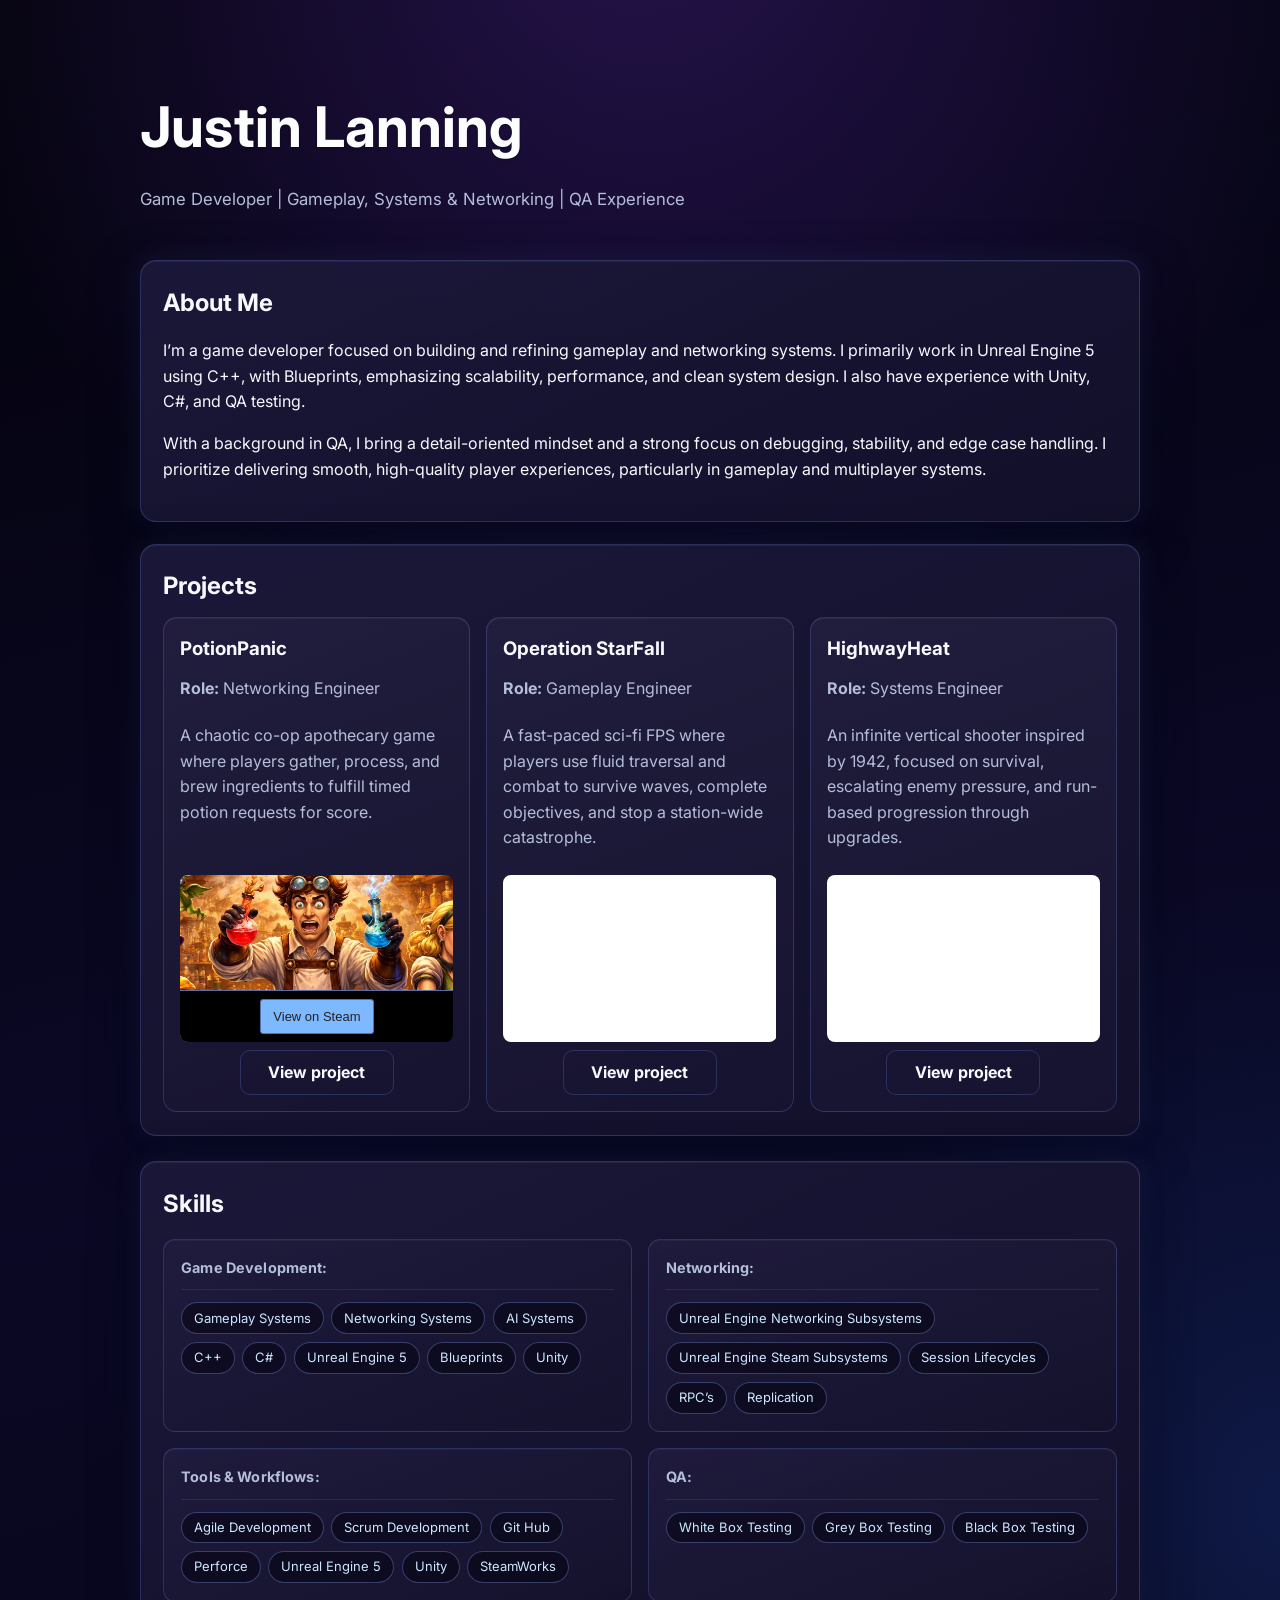
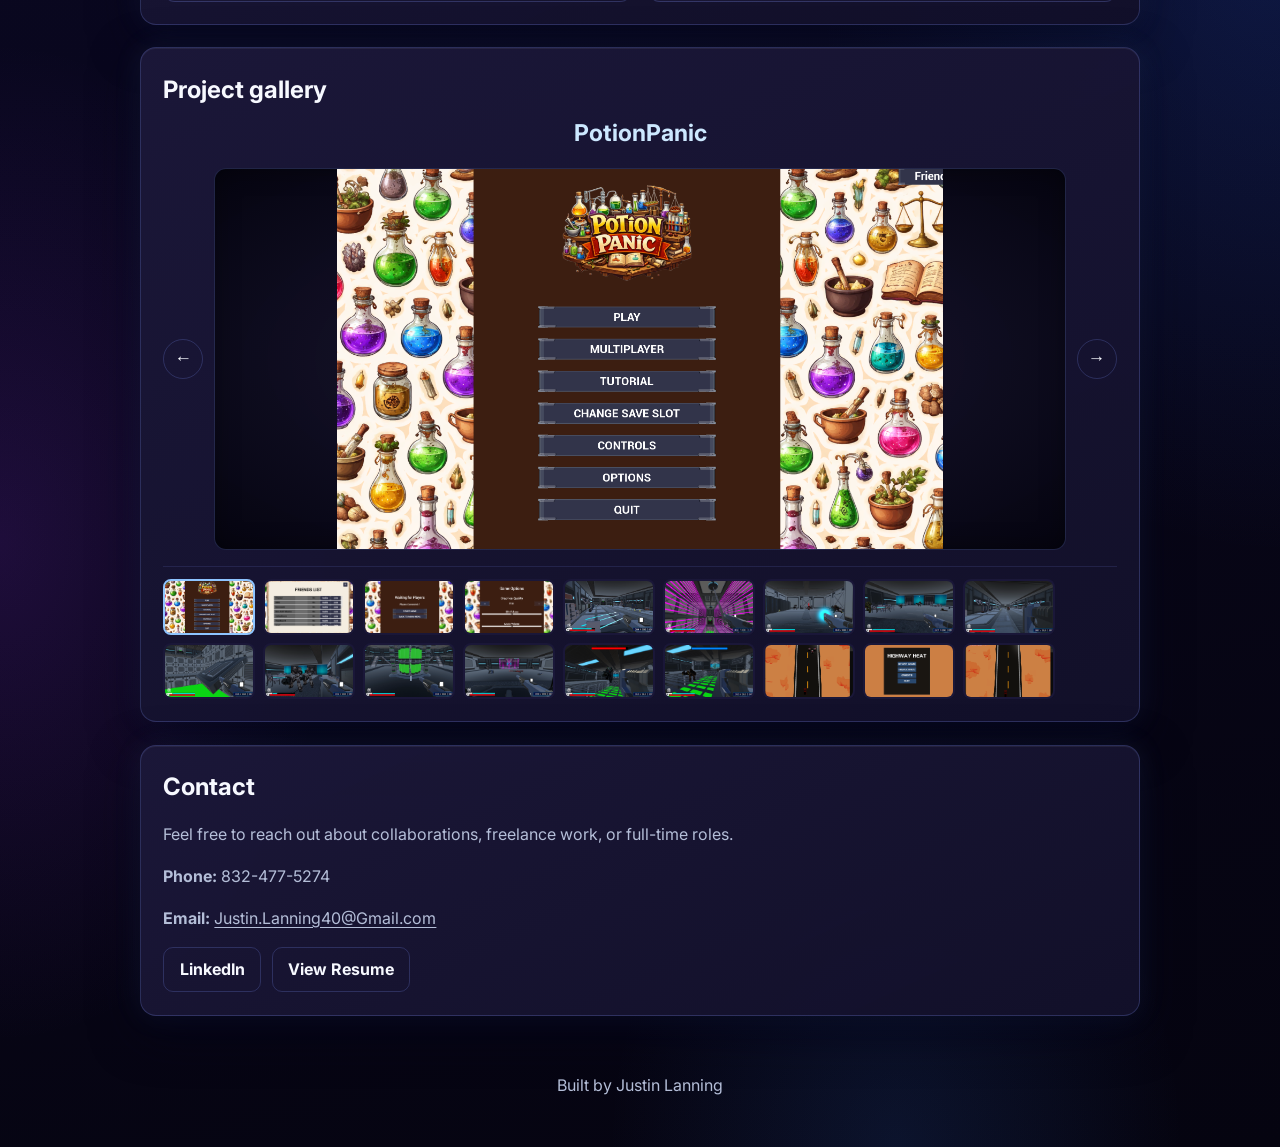
<file: Index.html>
<!DOCTYPE html>
<html lang="en">
<head>
  <meta charset="UTF-8" />
  <meta name="viewport" content="width=device-width, initial-scale=1.0" />
  <title>Justin Lanning | Game Development Portfolio</title>
  <link rel="preconnect" href="https://fonts.googleapis.com" />
  <link rel="preconnect" href="https://fonts.gstatic.com" crossorigin />
  <link
    href="https://fonts.googleapis.com/css2?family=Inter:wght@400;600;700;800&display=swap"
    rel="stylesheet"
  />
  <link rel="stylesheet" href="styles.css" />
</head>
<body>
  <header class="hero">
    <div class="container hero-content">
      <h1>Justin Lanning</h1>
      <p class="tagline">
        Game Developer | Gameplay, Systems &amp; Networking | QA Experience
      </p>
    </div>
  </header>

  <main class="container">
    <section class="card about" id="about">
      <h2>About Me</h2>
      <p>
        I&rsquo;m a game developer focused on building and refining gameplay and networking
        systems. I primarily work in Unreal Engine 5 using C++, with Blueprints, emphasizing
        scalability, performance, and clean system design. I also have experience with Unity,
        C#, and QA testing.
      </p>
      <p>
        With a background in QA, I bring a detail-oriented mindset and a strong focus on
        debugging, stability, and edge case handling. I prioritize delivering smooth,
        high-quality player experiences, particularly in gameplay and multiplayer systems.
      </p>
    </section>

    <section class="card projects" id="projects">
      <h2>Projects</h2>

      <div class="project-grid" id="project-grid"></div>
    </section>

    <section class="card skills" id="skills">
      <h2>Skills</h2>
      <div class="skills-grid skills-grid--quad">
        <div class="skill-group">
          <h3>Game Development:</h3>
          <div class="skill-tags">
            <span>Gameplay Systems</span>
            <span>Networking Systems</span>
            <span>AI Systems</span>
            <span>C++</span>
            <span>C#</span>
            <span>Unreal Engine 5</span>
            <span>Blueprints</span>
            <span>Unity</span>
          </div>
        </div>
        <div class="skill-group">
          <h3>Networking:</h3>
          <div class="skill-tags">
            <span>Unreal Engine Networking Subsystems</span>
            <span>Unreal Engine Steam Subsystems</span>
            <span>Session Lifecycles</span>
            <span>RPC&rsquo;s</span>
            <span>Replication</span>
          </div>
        </div>
        <div class="skill-group">
          <h3>Tools &amp; Workflows:</h3>
          <div class="skill-tags">
            <span>Agile Development</span>
            <span>Scrum Development</span>
            <span>Git Hub</span>
            <span>Perforce</span>
            <span>Unreal Engine 5</span>
            <span>Unity</span>
            <span>SteamWorks</span>
          </div>
        </div>
        <div class="skill-group">
          <h3>QA:</h3>
          <div class="skill-tags">
            <span>White Box Testing</span>
            <span>Grey Box Testing</span>
            <span>Black Box Testing</span>
          </div>
        </div>
      </div>
    </section>

    <section class="card project-showcase" id="project-showcase" aria-labelledby="showcase-heading">
      <h2 id="showcase-heading">Project gallery</h2>
      <h3 class="showcase-project-title" id="showcase-project-title">PotionPanic</h3>
      <div class="showcase-viewport">
        <button type="button" class="showcase-nav showcase-nav-prev" id="showcase-prev" aria-label="Previous screenshot">
          ←
        </button>
        <div class="showcase-frame">
          <img id="showcase-image" src="" alt="" width="1200" height="675" decoding="async" />
        </div>
        <button type="button" class="showcase-nav showcase-nav-next" id="showcase-next" aria-label="Next screenshot">
          →
        </button>
      </div>
      <div class="showcase-thumbs" id="showcase-thumbs" role="tablist" aria-label="Project screenshots"></div>
    </section>

    <section class="card contact" id="contact">
      <h2>Contact</h2>
      <p>Feel free to reach out about collaborations, freelance work, or full-time roles.</p>
      <p><strong>Phone:</strong> 832-477-5274</p>
      <p>
        <strong>Email:</strong>
        <a class="contact-email" href="mailto:Justin.Lanning40@gmail.com">Justin.Lanning40@Gmail.com</a>
      </p>
      <div class="contact-actions">
        <a class="cta-btn cta-outline" href="https://www.linkedin.com/in/justin-lanning-899986189/" target="_blank" rel="noreferrer">
          LinkedIn
        </a>
        <a class="cta-btn cta-outline" href="assets/resume/JustinResume%20Overall.pdf" target="_blank" rel="noreferrer">
          View Resume
        </a>
      </div>
    </section>
  </main>

  <footer class="container footer">
    <p>Built by Justin Lanning</p>
  </footer>

  <script src="script.js"></script>
</body>
</html>
</file>
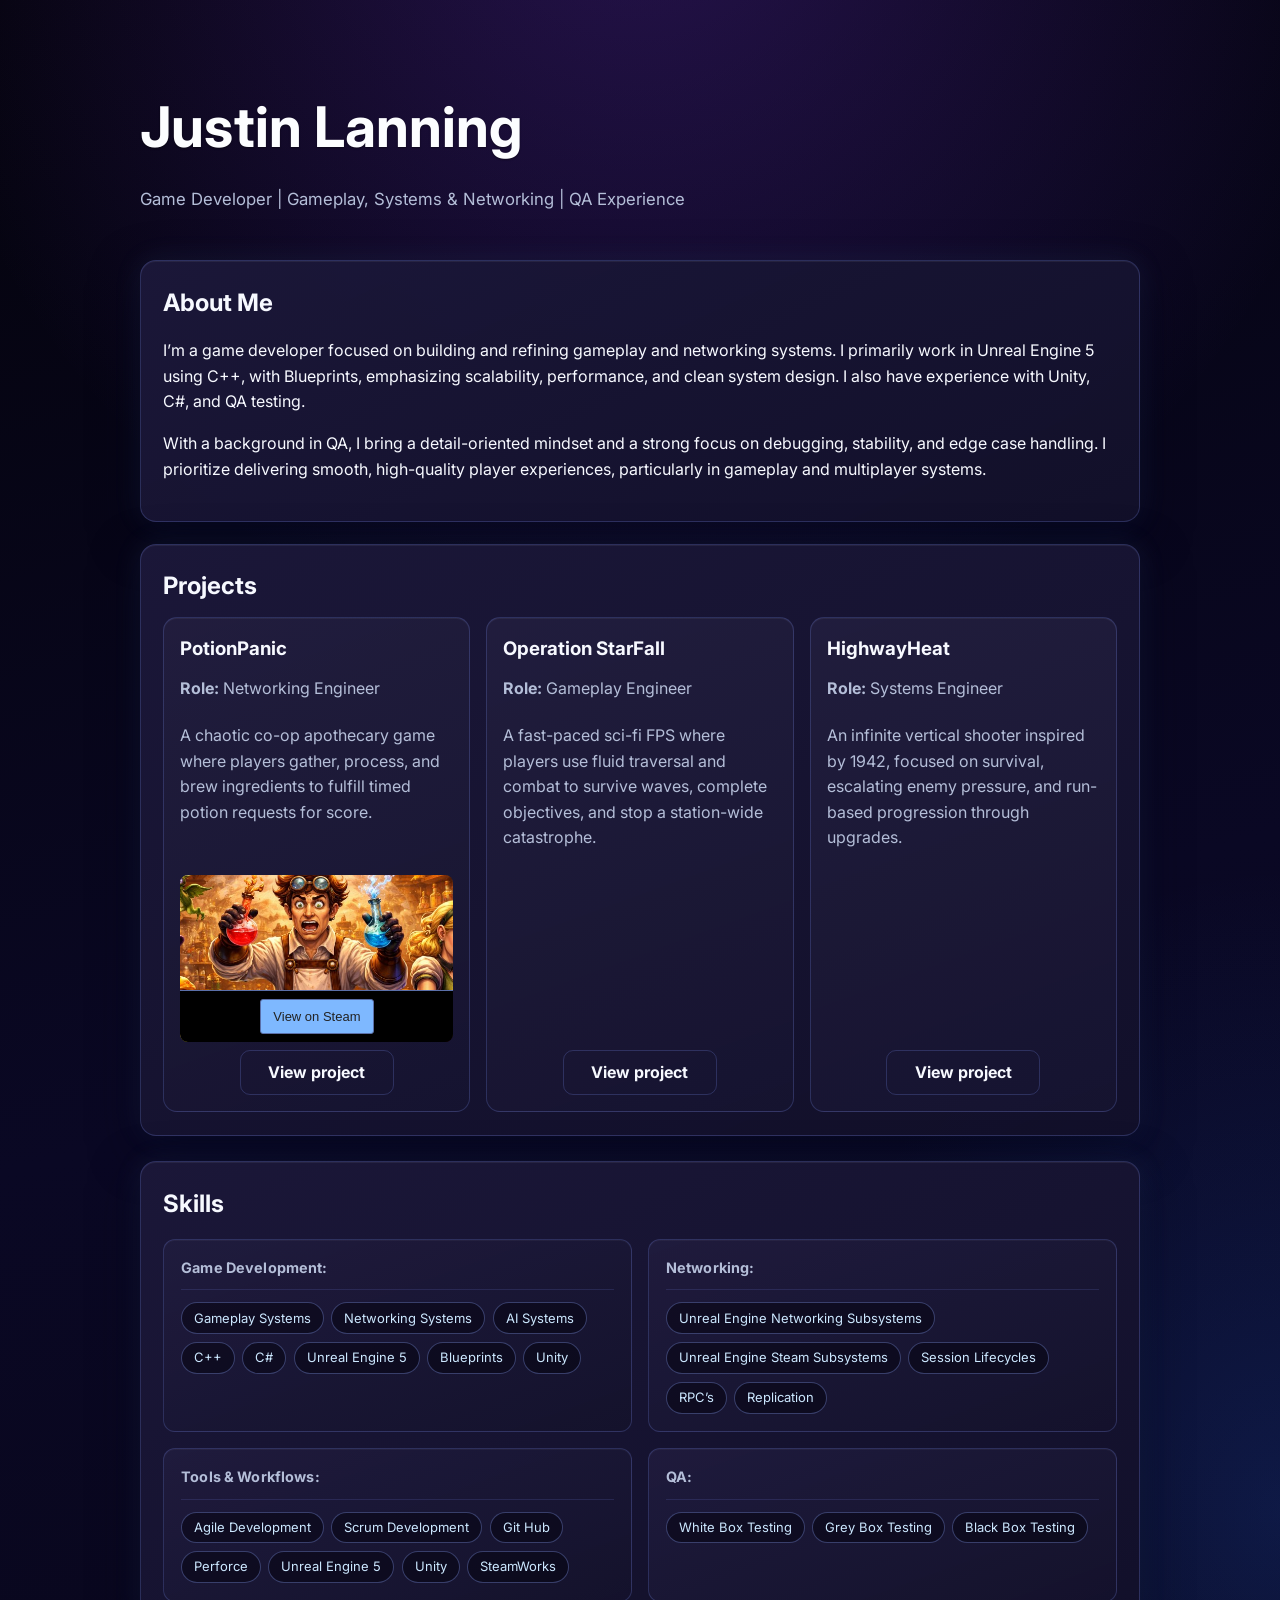
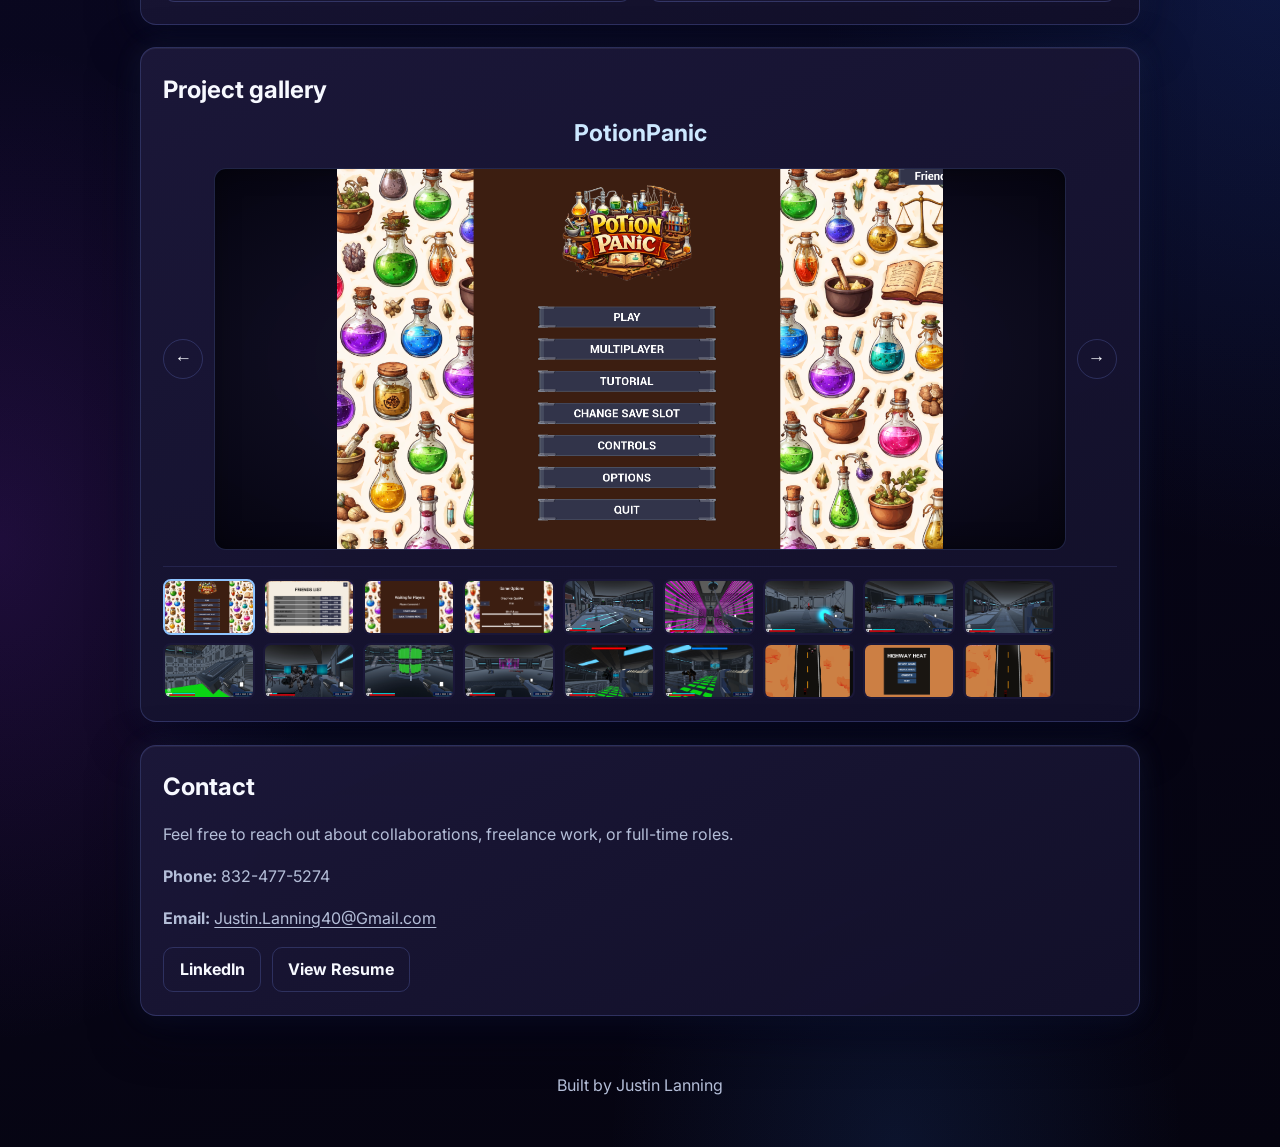
<file: index.html>
<!DOCTYPE html>
<html lang="en">
<head>
  <meta charset="UTF-8" />
  <meta name="viewport" content="width=device-width, initial-scale=1.0" />
  <title>Justin Lanning | Game Development Portfolio</title>
  <link rel="preconnect" href="https://fonts.googleapis.com" />
  <link rel="preconnect" href="https://fonts.gstatic.com" crossorigin />
  <link
    href="https://fonts.googleapis.com/css2?family=Inter:wght@400;600;700;800&display=swap"
    rel="stylesheet"
  />
  <link rel="stylesheet" href="styles.css" />
</head>
<body>
  <header class="hero">
    <div class="container hero-content">
      <h1>Justin Lanning</h1>
      <p class="tagline">
        Game Developer | Gameplay, Systems &amp; Networking | QA Experience
      </p>
    </div>
  </header>

  <main class="container">
    <section class="card about" id="about">
      <h2>About Me</h2>
      <p>
        I&rsquo;m a game developer focused on building and refining gameplay and networking
        systems. I primarily work in Unreal Engine 5 using C++, with Blueprints, emphasizing
        scalability, performance, and clean system design. I also have experience with Unity,
        C#, and QA testing.
      </p>
      <p>
        With a background in QA, I bring a detail-oriented mindset and a strong focus on
        debugging, stability, and edge case handling. I prioritize delivering smooth,
        high-quality player experiences, particularly in gameplay and multiplayer systems.
      </p>
    </section>

    <section class="card projects" id="projects">
      <h2>Projects</h2>

      <div class="project-grid" id="project-grid"></div>
    </section>

    <section class="card skills" id="skills">
      <h2>Skills</h2>
      <div class="skills-grid skills-grid--quad">
        <div class="skill-group">
          <h3>Game Development:</h3>
          <div class="skill-tags">
            <span>Gameplay Systems</span>
            <span>Networking Systems</span>
            <span>AI Systems</span>
            <span>C++</span>
            <span>C#</span>
            <span>Unreal Engine 5</span>
            <span>Blueprints</span>
            <span>Unity</span>
          </div>
        </div>
        <div class="skill-group">
          <h3>Networking:</h3>
          <div class="skill-tags">
            <span>Unreal Engine Networking Subsystems</span>
            <span>Unreal Engine Steam Subsystems</span>
            <span>Session Lifecycles</span>
            <span>RPC&rsquo;s</span>
            <span>Replication</span>
          </div>
        </div>
        <div class="skill-group">
          <h3>Tools &amp; Workflows:</h3>
          <div class="skill-tags">
            <span>Agile Development</span>
            <span>Scrum Development</span>
            <span>Git Hub</span>
            <span>Perforce</span>
            <span>Unreal Engine 5</span>
            <span>Unity</span>
            <span>SteamWorks</span>
          </div>
        </div>
        <div class="skill-group">
          <h3>QA:</h3>
          <div class="skill-tags">
            <span>White Box Testing</span>
            <span>Grey Box Testing</span>
            <span>Black Box Testing</span>
          </div>
        </div>
      </div>
    </section>

    <section class="card project-showcase" id="project-showcase" aria-labelledby="showcase-heading">
      <h2 id="showcase-heading">Project gallery</h2>
      <h3 class="showcase-project-title" id="showcase-project-title">PotionPanic</h3>
      <div class="showcase-viewport">
        <button type="button" class="showcase-nav showcase-nav-prev" id="showcase-prev" aria-label="Previous screenshot">
          ←
        </button>
        <div class="showcase-frame">
          <img id="showcase-image" src="" alt="" width="1200" height="675" decoding="async" />
        </div>
        <button type="button" class="showcase-nav showcase-nav-next" id="showcase-next" aria-label="Next screenshot">
          →
        </button>
      </div>
      <div class="showcase-thumbs" id="showcase-thumbs" role="tablist" aria-label="Project screenshots"></div>
    </section>

    <section class="card contact" id="contact">
      <h2>Contact</h2>
      <p>Feel free to reach out about collaborations, freelance work, or full-time roles.</p>
      <p><strong>Phone:</strong> 832-477-5274</p>
      <p>
        <strong>Email:</strong>
        <a class="contact-email" href="mailto:Justin.Lanning40@gmail.com">Justin.Lanning40@Gmail.com</a>
      </p>
      <div class="contact-actions">
        <a class="cta-btn cta-outline" href="https://www.linkedin.com/in/justin-lanning-899986189/" target="_blank" rel="noreferrer">
          LinkedIn
        </a>
        <a class="cta-btn cta-outline" href="assets/resume/JustinResume%20Overall.pdf?v=20260429" target="_blank" rel="noreferrer">
          View Resume
        </a>
      </div>
    </section>
  </main>

  <footer class="container footer">
    <p>Built by Justin Lanning</p>
  </footer>

  <script src="script.js"></script>
</body>
</html>
</file>
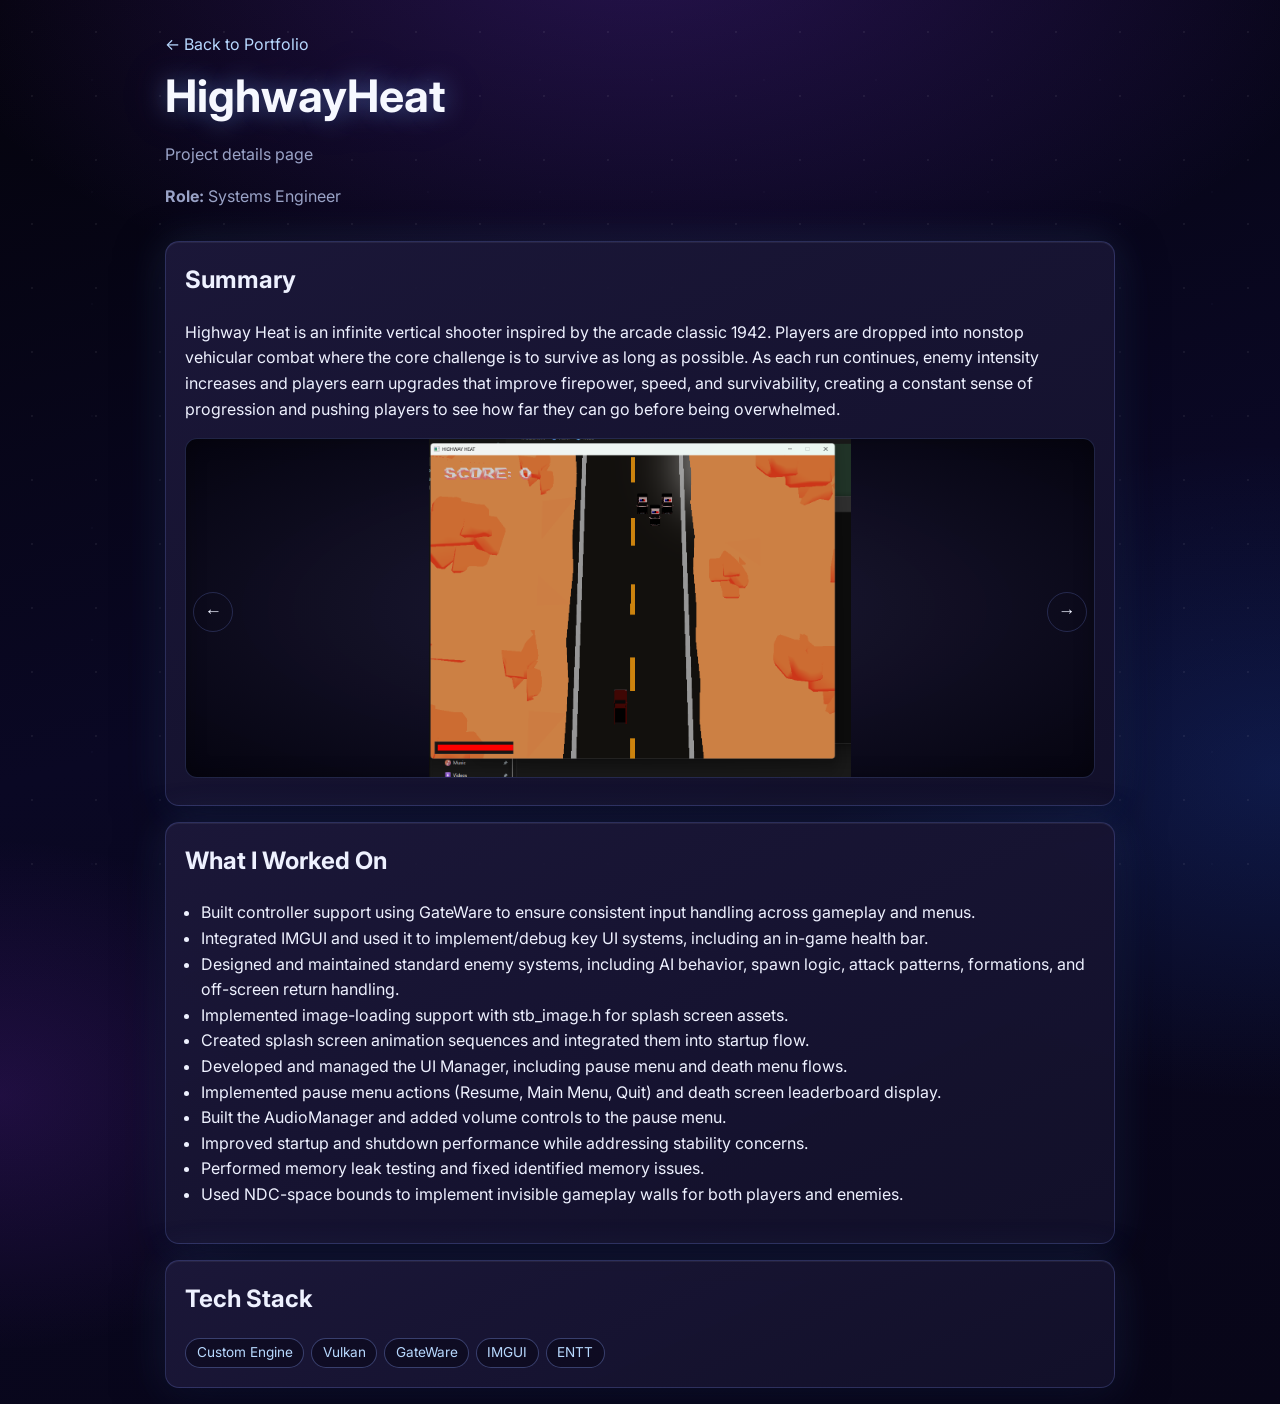
<file: projects/highway-heat.html>
<!DOCTYPE html>
<html lang="en">
<head>
  <meta charset="UTF-8" />
  <meta name="viewport" content="width=device-width, initial-scale=1.0" />
  <title>HighwayHeat | Project Details</title>
  <link rel="preconnect" href="https://fonts.googleapis.com" />
  <link rel="preconnect" href="https://fonts.gstatic.com" crossorigin />
  <link
    href="https://fonts.googleapis.com/css2?family=Inter:wght@400;600;700;800&display=swap"
    rel="stylesheet"
  />
  <link rel="stylesheet" href="../project-page.css" />
</head>
<body>
  <header class="top container">
    <a class="back-link" href="../Index.html">← Back to Portfolio</a>
    <h1>HighwayHeat</h1>
    <p class="subtitle">Project details page</p>
    <p class="subtitle"><strong>Role:</strong> Systems Engineer</p>
  </header>

  <main class="container">
    <section class="card">
      <h2>Summary</h2>
      <p>
        Highway Heat is an infinite vertical shooter inspired by the arcade classic 1942.
        Players are dropped into nonstop vehicular combat where the core challenge is to
        survive as long as possible. As each run continues, enemy intensity increases and
        players earn upgrades that improve firepower, speed, and survivability, creating a
        constant sense of progression and pushing players to see how far they can go before
        being overwhelmed.
      </p>
      <div
        class="summary-gallery"
        data-rotating-gallery
        data-image-base-path="../assets/images/highway-heat/"
        data-slides='[
          {"file":"Highway_1.png","alt":"HighwayHeat screenshot 1"},
          {"file":"Highway_2.png","alt":"HighwayHeat screenshot 2"},
          {"file":"Highway_3.png","alt":"HighwayHeat screenshot 3"}
        ]'
      >
        <img src="../assets/images/highway-heat/Highway_1.png" alt="HighwayHeat screenshot 1" />
      </div>
    </section>

    <section class="card">
      <h2>What I Worked On</h2>
      <ul>
        <li>Built controller support using GateWare to ensure consistent input handling across gameplay and menus.</li>
        <li>Integrated IMGUI and used it to implement/debug key UI systems, including an in-game health bar.</li>
        <li>Designed and maintained standard enemy systems, including AI behavior, spawn logic, attack patterns, formations, and off-screen return handling.</li>
        <li>Implemented image-loading support with stb_image.h for splash screen assets.</li>
        <li>Created splash screen animation sequences and integrated them into startup flow.</li>
        <li>Developed and managed the UI Manager, including pause menu and death menu flows.</li>
        <li>Implemented pause menu actions (Resume, Main Menu, Quit) and death screen leaderboard display.</li>
        <li>Built the AudioManager and added volume controls to the pause menu.</li>
        <li>Improved startup and shutdown performance while addressing stability concerns.</li>
        <li>Performed memory leak testing and fixed identified memory issues.</li>
        <li>Used NDC-space bounds to implement invisible gameplay walls for both players and enemies.</li>
      </ul>
    </section>

    <section class="card">
      <h2>Tech Stack</h2>
      <div class="tags">
        <span>Custom Engine</span>
        <span>Vulkan</span>
        <span>GateWare</span>
        <span>IMGUI</span>
        <span>ENTT</span>
      </div>
    </section>
  </main>

  <script src="../project-page.js"></script>
</body>
</html>
</file>
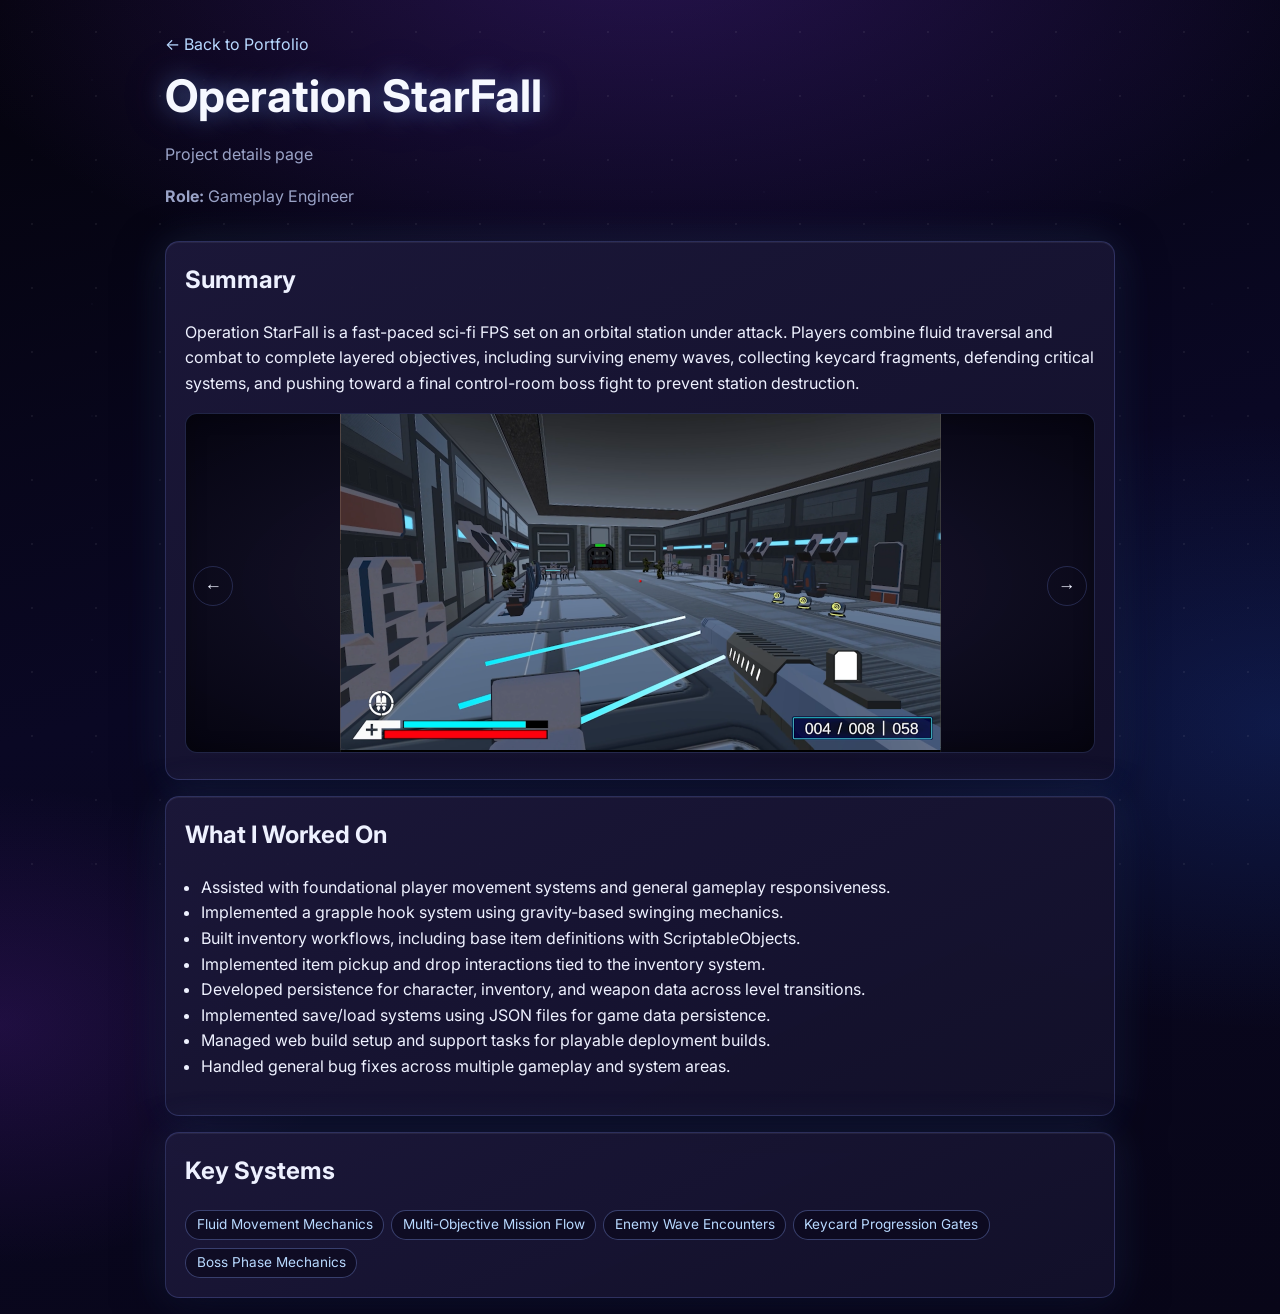
<file: projects/operation-starfall.html>
<!DOCTYPE html>
<html lang="en">
<head>
  <meta charset="UTF-8" />
  <meta name="viewport" content="width=device-width, initial-scale=1.0" />
  <title>Operation StarFall | Project Details</title>
  <link rel="preconnect" href="https://fonts.googleapis.com" />
  <link rel="preconnect" href="https://fonts.gstatic.com" crossorigin />
  <link
    href="https://fonts.googleapis.com/css2?family=Inter:wght@400;600;700;800&display=swap"
    rel="stylesheet"
  />
  <link rel="stylesheet" href="../project-page.css" />
</head>
<body>
  <header class="top container">
    <a class="back-link" href="../Index.html">← Back to Portfolio</a>
    <h1>Operation StarFall</h1>
    <p class="subtitle">Project details page</p>
    <p class="subtitle"><strong>Role:</strong> Gameplay Engineer</p>
  </header>

  <main class="container">
    <section class="card">
      <h2>Summary</h2>
      <p>
        Operation StarFall is a fast-paced sci-fi FPS set on an orbital station under attack.
        Players combine fluid traversal and combat to complete layered objectives, including
        surviving enemy waves, collecting keycard fragments, defending critical systems, and
        pushing toward a final control-room boss fight to prevent station destruction.
      </p>
      <div
        class="summary-gallery"
        data-rotating-gallery
        data-image-base-path="../assets/images/operation-starfall/"
        data-slides='[
          {"file":"OeprationStarfallScreenshot1.png","alt":"Operation StarFall screenshot 1"},
          {"file":"OeprationStarfallScreenshot2.png","alt":"Operation StarFall screenshot 2"},
          {"file":"OeprationStarfallScreenshot3.png","alt":"Operation StarFall screenshot 3"},
          {"file":"OeprationStarfallScreenshot4.png","alt":"Operation StarFall screenshot 4"},
          {"file":"OeprationStarfallScreenshot5.png","alt":"Operation StarFall screenshot 5"},
          {"file":"OeprationStarfallScreenshot6.png","alt":"Operation StarFall screenshot 6"},
          {"file":"OeprationStarfallScreenshot7.png","alt":"Operation StarFall screenshot 7"},
          {"file":"OeprationStarfallScreenshot8.png","alt":"Operation StarFall screenshot 8"},
          {"file":"OeprationStarfallScreenshot9.png","alt":"Operation StarFall screenshot 9"},
          {"file":"OeprationStarfallScreenshot10.png","alt":"Operation StarFall screenshot 10"},
          {"file":"OeprationStarfallScreenshot11.png","alt":"Operation StarFall screenshot 11"}
        ]'
      >
        <img src="../assets/images/operation-starfall/OeprationStarfallScreenshot1.png" alt="Operation StarFall screenshot 1" />
      </div>
    </section>

    <section class="card">
      <h2>What I Worked On</h2>
      <ul>
        <li>Assisted with foundational player movement systems and general gameplay responsiveness.</li>
        <li>Implemented a grapple hook system using gravity-based swinging mechanics.</li>
        <li>Built inventory workflows, including base item definitions with ScriptableObjects.</li>
        <li>Implemented item pickup and drop interactions tied to the inventory system.</li>
        <li>Developed persistence for character, inventory, and weapon data across level transitions.</li>
        <li>Implemented save/load systems using JSON files for game data persistence.</li>
        <li>Managed web build setup and support tasks for playable deployment builds.</li>
        <li>Handled general bug fixes across multiple gameplay and system areas.</li>
      </ul>
    </section>

    <section class="card">
      <h2>Key Systems</h2>
      <div class="tags">
        <span>Fluid Movement Mechanics</span>
        <span>Multi-Objective Mission Flow</span>
        <span>Enemy Wave Encounters</span>
        <span>Keycard Progression Gates</span>
        <span>Boss Phase Mechanics</span>
      </div>
    </section>
  </main>

  <script src="../project-page.js"></script>
</body>
</html>
</file>
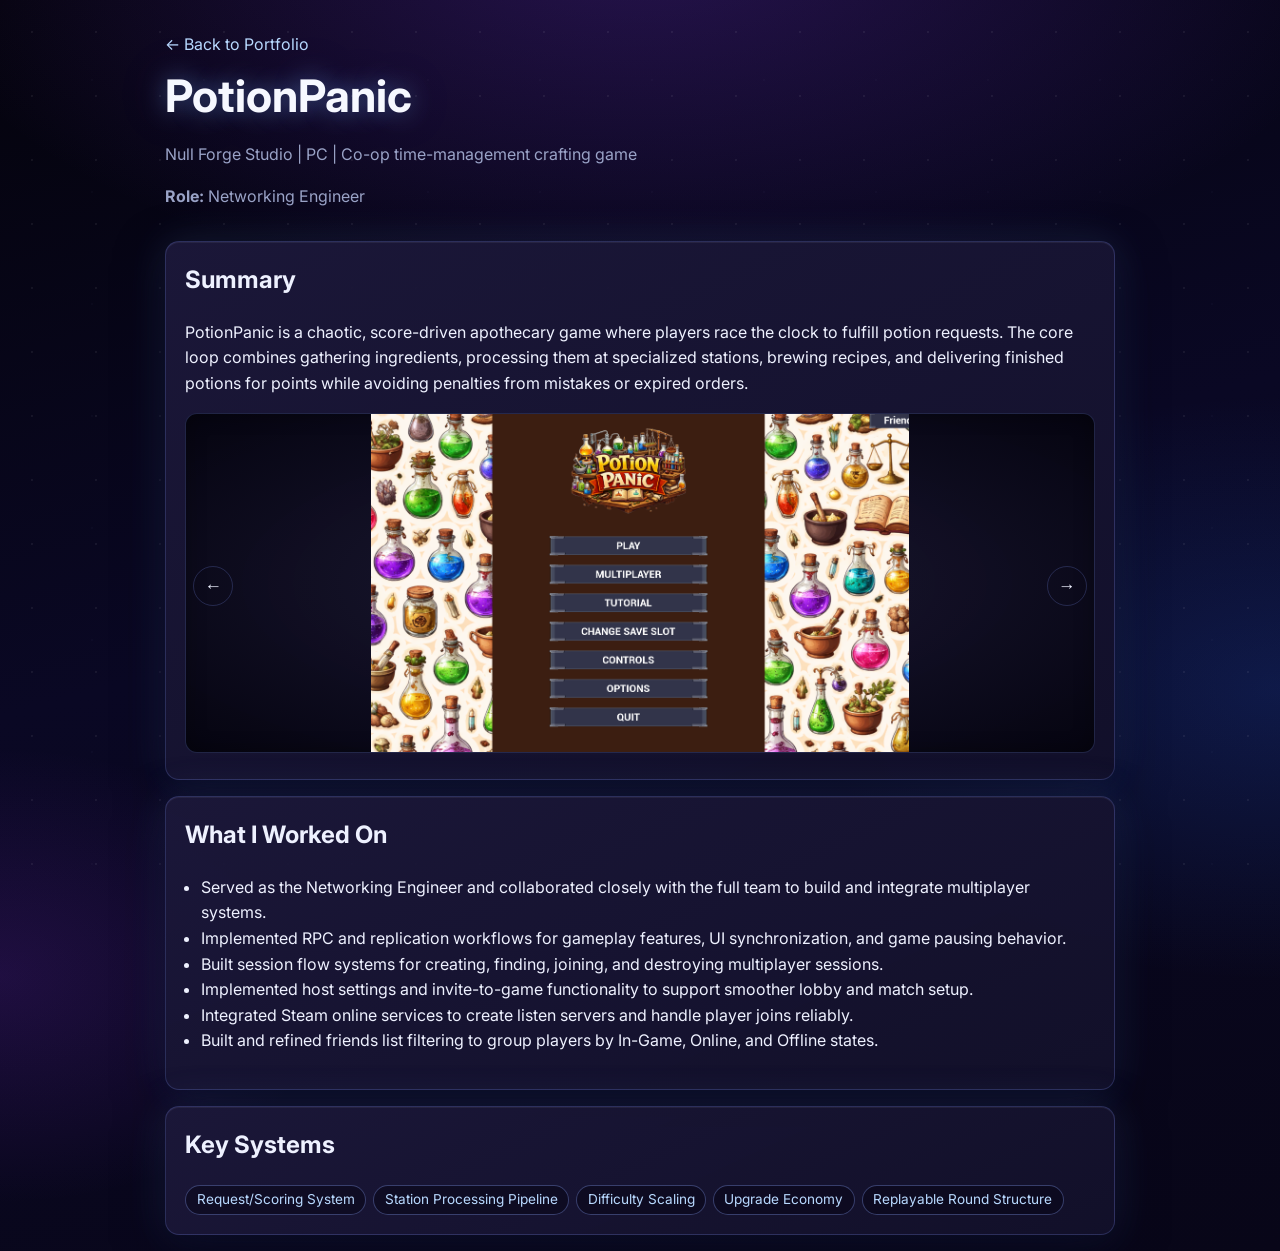
<file: projects/potion-panic.html>
<!DOCTYPE html>
<html lang="en">
<head>
  <meta charset="UTF-8" />
  <meta name="viewport" content="width=device-width, initial-scale=1.0" />
  <title>PotionPanic | Project Details</title>
  <link rel="preconnect" href="https://fonts.googleapis.com" />
  <link rel="preconnect" href="https://fonts.gstatic.com" crossorigin />
  <link
    href="https://fonts.googleapis.com/css2?family=Inter:wght@400;600;700;800&display=swap"
    rel="stylesheet"
  />
  <link rel="stylesheet" href="../project-page.css" />
</head>
<body>
  <header class="top container">
    <a class="back-link" href="../Index.html">← Back to Portfolio</a>
    <h1>PotionPanic</h1>
    <p class="subtitle">Null Forge Studio | PC | Co-op time-management crafting game</p>
    <p class="subtitle"><strong>Role:</strong> Networking Engineer</p>
  </header>

  <main class="container">
    <section class="card">
      <h2>Summary</h2>
      <p>
        PotionPanic is a chaotic, score-driven apothecary game where players race the clock
        to fulfill potion requests. The core loop combines gathering ingredients, processing
        them at specialized stations, brewing recipes, and delivering finished potions for
        points while avoiding penalties from mistakes or expired orders.
      </p>
      <div
        class="summary-gallery"
        data-rotating-gallery
        data-image-base-path="../assets/images/potion-panic/"
        data-slides='[
          {"file":"Potion_1.png","alt":"PotionPanic screenshot 1","caption":"Core loop: gather, process, brew, fulfill requests."},
          {"file":"Potion_2.png","alt":"PotionPanic screenshot 2","caption":"Stations support strategic routing and faster execution."},
          {"file":"Potion_3.png","alt":"PotionPanic screenshot 3","caption":"Difficulty scales with hazards, requests, and complexity."},
          {"file":"Potion_4.png","alt":"PotionPanic screenshot 4","caption":"Additional gameplay view from PotionPanic."}
        ]'
      >
        <img src="../assets/images/potion-panic/Potion_1.png" alt="PotionPanic summary image" />
      </div>
    </section>

    <section class="card">
      <h2>What I Worked On</h2>
      <ul>
        <li>Served as the Networking Engineer and collaborated closely with the full team to build and integrate multiplayer systems.</li>
        <li>Implemented RPC and replication workflows for gameplay features, UI synchronization, and game pausing behavior.</li>
        <li>Built session flow systems for creating, finding, joining, and destroying multiplayer sessions.</li>
        <li>Implemented host settings and invite-to-game functionality to support smoother lobby and match setup.</li>
        <li>Integrated Steam online services to create listen servers and handle player joins reliably.</li>
        <li>Built and refined friends list filtering to group players by In-Game, Online, and Offline states.</li>
      </ul>
    </section>

    <section class="card">
      <h2>Key Systems</h2>
      <div class="tags">
        <span>Request/Scoring System</span>
        <span>Station Processing Pipeline</span>
        <span>Difficulty Scaling</span>
        <span>Upgrade Economy</span>
        <span>Replayable Round Structure</span>
      </div>
    </section>
  </main>

  <script src="../project-page.js"></script>
</body>
</html>
</file>
<file: styles.css>
:root {
  color-scheme: dark;
  --bg: #080618;
  --bg-deep: #04030c;
  --panel: #12102c;
  --panel-alt: #1a1738;
  --text: #f7f9ff;
  --muted: #b4bed8;
  --accent: #8ec4ff;
  --accent-strong: #cce8ff;
  --border: rgba(130, 150, 255, 0.22);
  --border-bright: rgba(160, 190, 255, 0.35);
  --shadow: 0 16px 48px rgba(0, 0, 24, 0.55);
  --shadow-inset: inset 0 1px 0 rgba(255, 255, 255, 0.06);
  --glow-soft: 0 0 28px rgba(126, 184, 255, 0.1);
}

* {
  box-sizing: border-box;
}

body {
  position: relative;
  min-height: 100vh;
  margin: 0;
  font-family: "Inter", sans-serif;
  color: var(--text);
  line-height: 1.6;
  background:
    radial-gradient(ellipse 100% 50% at 50% -5%, rgba(124, 58, 237, 0.28), transparent 58%),
    radial-gradient(ellipse 70% 45% at 100% 55%, rgba(37, 99, 235, 0.2), transparent 52%),
    radial-gradient(ellipse 55% 38% at 0% 78%, rgba(147, 51, 234, 0.16), transparent 48%),
    radial-gradient(ellipse 50% 30% at 70% 100%, rgba(59, 130, 246, 0.12), transparent 45%),
    linear-gradient(165deg, var(--bg-deep) 0%, #0a0824 38%, var(--bg) 72%, #050410 100%);
}

.starfield-canvas {
  position: fixed;
  inset: 0;
  z-index: 0;
  width: 100%;
  height: 100%;
  pointer-events: none;
  opacity: 0.88;
}

body > header.hero,
body > main,
body > footer {
  position: relative;
  z-index: 1;
}

.container {
  width: min(1000px, 92%);
  margin: 0 auto;
}

.hero {
  padding: 5rem 0 3rem;
}

.eyebrow {
  color: var(--accent-strong);
  text-transform: uppercase;
  letter-spacing: 0.08em;
  margin: 0;
}

h1 {
  font-size: clamp(2rem, 6vw, 3.5rem);
  margin: 0.2rem 0 0.8rem;
}

.hero h1 {
  color: #fcfdff;
  text-shadow: 0 1px 2px rgba(0, 0, 0, 0.45);
  -webkit-font-smoothing: antialiased;
}

.tagline {
  margin: 0;
  max-width: 720px;
  color: var(--muted);
  font-size: 1.05rem;
}

.card {
  background: linear-gradient(155deg, rgba(28, 24, 58, 0.95) 0%, rgba(18, 16, 42, 0.98) 100%);
  border: 1px solid var(--border);
  border-radius: 16px;
  box-shadow: var(--shadow), var(--shadow-inset), var(--glow-soft);
  padding: 1.4rem;
  margin-bottom: 1.4rem;
}

h2 {
  margin-top: 0;
  margin-bottom: 0.7rem;
}

.card.skills h2 {
  margin-bottom: 1rem;
}

.skills-grid {
  display: grid;
  gap: 1rem;
  align-items: stretch;
}

/* 2×2: row 1 Game Dev | Networking, row 2 Tools | QA */
.skills-grid--quad {
  grid-template-columns: repeat(2, minmax(0, 1fr));
}

@media (max-width: 720px) {
  .skills-grid--quad {
    grid-template-columns: 1fr;
  }
}

.skill-group {
  display: flex;
  flex-direction: column;
  gap: 0.75rem;
  background: linear-gradient(160deg, rgba(32, 28, 62, 0.9), rgba(20, 18, 44, 0.95));
  border: 1px solid var(--border);
  border-radius: 12px;
  padding: 1rem 1.05rem 1.1rem;
  min-height: 0;
  box-shadow: inset 0 1px 0 rgba(255, 255, 255, 0.04);
}

.skill-group h3 {
  margin: 0;
  padding-bottom: 0.65rem;
  border-bottom: 1px solid rgba(100, 110, 200, 0.2);
  font-size: 0.9rem;
  font-weight: 700;
  letter-spacing: 0.01em;
  color: var(--muted);
}

.skill-tags {
  display: flex;
  flex-wrap: wrap;
  gap: 0.5rem 0.45rem;
  align-items: flex-start;
  align-content: flex-start;
}

.skill-tags span {
  display: inline-block;
  border: 1px solid rgba(120, 140, 220, 0.4);
  border-radius: 999px;
  padding: 0.38rem 0.75rem;
  font-size: 0.8125rem;
  line-height: 1.35;
  color: var(--accent-strong);
  background: rgba(6, 4, 18, 0.55);
}

.projects {
  margin-bottom: 1.6rem;
}

.project-showcase h2 {
  margin-bottom: 0.35rem;
}

.showcase-project-title {
  margin: 0 0 1rem;
  font-size: clamp(1.15rem, 2.5vw, 1.45rem);
  font-weight: 700;
  color: var(--accent-strong);
  text-align: center;
}

.showcase-viewport {
  position: relative;
  display: grid;
  grid-template-columns: auto 1fr auto;
  gap: 0.65rem;
  align-items: center;
}

.showcase-frame {
  border-radius: 12px;
  border: 1px solid var(--border);
  background: radial-gradient(ellipse at center, rgba(30, 27, 55, 0.9) 0%, #050410 100%);
  overflow: hidden;
  min-height: 200px;
  box-shadow: inset 0 0 24px rgba(0, 0, 0, 0.35);
}

.showcase-frame img {
  display: block;
  width: 100%;
  height: clamp(220px, 38vw, 380px);
  object-fit: contain;
}

.showcase-nav {
  flex-shrink: 0;
  width: 2.5rem;
  height: 2.5rem;
  border-radius: 999px;
  border: 1px solid var(--border);
  background: transparent;
  color: var(--text);
  font-size: 1.1rem;
  cursor: pointer;
  transition: border-color 150ms ease;
}

.showcase-nav:hover,
.showcase-nav:focus-visible {
  border-color: var(--accent);
  outline: none;
}

.showcase-thumbs {
  display: flex;
  flex-wrap: wrap;
  gap: 0.5rem;
  margin-top: 1rem;
  padding-top: 0.75rem;
  border-top: 1px solid rgba(100, 110, 200, 0.18);
}

.showcase-thumb {
  position: relative;
  padding: 0;
  border: 2px solid transparent;
  border-radius: 8px;
  overflow: hidden;
  cursor: pointer;
  background: var(--panel-alt);
  transition: border-color 150ms ease;
}

.showcase-thumb img {
  display: block;
  width: 88px;
  height: 52px;
  object-fit: cover;
}

.showcase-thumb:hover,
.showcase-thumb:focus-visible {
  border-color: rgba(126, 184, 255, 0.55);
  outline: none;
}

.showcase-thumb.is-active {
  border-color: var(--accent);
}

@media (max-width: 640px) {
  .showcase-viewport {
    grid-template-columns: 1fr;
    gap: 0.5rem;
  }

  .showcase-nav {
    width: 100%;
    border-radius: 10px;
    height: 2.25rem;
  }

  .showcase-nav-prev {
    order: 2;
  }

  .showcase-frame {
    order: 1;
  }

  .showcase-nav-next {
    order: 3;
  }
}

.project-grid {
  display: grid;
  grid-template-columns: repeat(auto-fit, minmax(240px, 1fr));
  gap: 1rem;
  align-items: stretch;
}

@media (min-width: 960px) {
  .project-grid {
    grid-template-columns: repeat(3, minmax(0, 1fr));
  }
}

.project-card {
  display: flex;
  flex-direction: column;
  gap: 0.5rem;
  height: 100%;
  min-height: 0;
  background: linear-gradient(160deg, rgba(34, 30, 62, 0.92), rgba(22, 20, 48, 0.96));
  border: 1px solid var(--border);
  border-radius: 14px;
  padding: 1rem;
  color: var(--text);
  box-shadow: inset 0 1px 0 rgba(255, 255, 255, 0.05);
}

.project-card-intro {
  flex: 1 1 auto;
  display: flex;
  flex-direction: column;
  gap: 0.35rem;
  min-height: 0;
}

.project-card .project-card-btn {
  align-self: center;
  margin-top: 0;
  padding-left: calc(0.95rem + 12.5px);
  padding-right: calc(0.95rem + 12.5px);
}

.project-store-embed {
  width: 100%;
  max-width: 552px;
  margin-top: 0;
  align-self: stretch;
  flex-shrink: 0;
}

.project-store-embed iframe {
  display: block;
  width: 100%;
  max-width: 552px;
  border: 0;
  border-radius: 8px;
}

.project-store-promo {
  width: 100%;
  max-width: 552px;
  align-self: stretch;
  flex-shrink: 0;
  border-radius: 8px;
  overflow: hidden;
}

.project-store-promo-link {
  position: relative;
  display: block;
  width: 100%;
  height: 167px;
  background: #1a1428;
  text-decoration: none;
}

.project-store-promo-link img {
  display: block;
  width: 100%;
  height: 100%;
  object-fit: cover;
  object-position: center;
}

.project-store-promo-footer {
  position: absolute;
  right: 0;
  bottom: 0;
  left: 0;
  z-index: 1;
  display: flex;
  align-items: center;
  justify-content: center;
  height: 52px;
  padding: 0 10px;
  background: #000;
  border-top: 1px solid #5a6fa8;
  pointer-events: none;
}

.project-store-promo-btn {
  display: inline-block;
  padding: 9px 12px;
  border: 1px solid #5a6fa8;
  border-radius: 3px;
  background: #7eb8ff;
  color: #222;
  font-family: "Helvetica Neue", Helvetica, Arial, sans-serif;
  font-size: 13px;
  font-weight: 400;
  line-height: 1.2;
  white-space: nowrap;
  pointer-events: none;
}

.project-store-promo-link:hover .project-store-promo-btn,
.project-store-promo-link:focus-visible .project-store-promo-btn {
  background: #92c4ff;
}

.project-card h3 {
  margin-top: 0;
  margin-bottom: 0.4rem;
}

.project-card p {
  color: var(--muted);
  margin-top: 0;
}

.contact p {
  color: var(--muted);
}

.contact-email {
  color: var(--muted);
  text-decoration: underline;
  text-underline-offset: 3px;
}

.contact-email:hover,
.contact-email:focus-visible {
  color: var(--accent-strong);
  outline: none;
}

.contact-actions {
  display: flex;
  flex-wrap: wrap;
  gap: 0.7rem;
  margin-top: 0.75rem;
}

.cta-btn {
  display: inline-flex;
  align-items: center;
  justify-content: center;
  padding: 0.55rem 0.95rem;
  border-radius: 10px;
  border: 1px solid var(--accent);
  background: var(--accent);
  color: #0a1020;
  text-decoration: none;
  font-weight: 700;
  transition: 150ms ease;
}

.cta-btn:hover,
.cta-btn:focus-visible {
  transform: translateY(-1px);
  filter: brightness(1.05);
  outline: none;
}

.cta-outline {
  background: transparent;
  color: var(--text);
  border-color: var(--border);
}

.cta-outline:hover,
.cta-outline:focus-visible {
  border-color: var(--accent);
}

.footer {
  padding: 1.2rem 0 2rem;
  color: var(--muted);
  text-align: center;
}
</file>
<file: project-page.css>
:root {
  color-scheme: dark;
  --bg: #080618;
  --bg-deep: #04030c;
  --panel: #12102c;
  --panel-alt: #1a1738;
  --text: #eef1ff;
  --muted: #9aa3c7;
  --accent: #7eb8ff;
  --accent-strong: #b8d9ff;
  --border: rgba(130, 150, 255, 0.22);
  --shadow: 0 16px 48px rgba(0, 0, 24, 0.55);
  --shadow-inset: inset 0 1px 0 rgba(255, 255, 255, 0.06);
  --glow-soft: 0 0 40px rgba(126, 184, 255, 0.15);
}

* {
  box-sizing: border-box;
}

body {
  position: relative;
  min-height: 100vh;
  margin: 0;
  font-family: "Inter", sans-serif;
  color: var(--text);
  line-height: 1.6;
  background:
    radial-gradient(ellipse 100% 50% at 50% -5%, rgba(124, 58, 237, 0.28), transparent 58%),
    radial-gradient(ellipse 70% 45% at 100% 55%, rgba(37, 99, 235, 0.2), transparent 52%),
    radial-gradient(ellipse 55% 38% at 0% 78%, rgba(147, 51, 234, 0.16), transparent 48%),
    linear-gradient(165deg, var(--bg-deep) 0%, #0a0824 45%, var(--bg) 100%);
}

body::before {
  content: "";
  position: fixed;
  inset: 0;
  z-index: 0;
  pointer-events: none;
  background-image: radial-gradient(1.2px circle at center, rgba(255, 255, 255, 0.42), transparent 100%);
  background-size: 64px 64px;
  opacity: 0.36;
}

body::after {
  content: "";
  position: fixed;
  inset: 0;
  z-index: 0;
  pointer-events: none;
  background-image: radial-gradient(1px circle at center, rgba(186, 200, 255, 0.38), transparent 100%);
  background-size: 112px 112px;
  background-position: 36px 24px;
  opacity: 0.22;
}

body > header,
body > main {
  position: relative;
  z-index: 1;
}

.container {
  width: min(950px, 92%);
  margin: 0 auto;
}

.top {
  padding: 2rem 0 1rem;
}

.back-link {
  color: var(--accent-strong);
  text-decoration: none;
}

.back-link:hover,
.back-link:focus-visible {
  color: var(--accent);
  outline: none;
}

h1 {
  margin: 0.2rem 0 0.6rem;
  font-size: clamp(1.8rem, 4vw, 2.8rem);
  color: #f6f8ff;
  text-shadow:
    0 0 24px rgba(126, 184, 255, 0.45),
    0 0 56px rgba(139, 92, 246, 0.22);
}

.subtitle {
  margin-top: 0;
  color: var(--muted);
}

.card {
  background: linear-gradient(155deg, rgba(28, 24, 58, 0.95) 0%, rgba(18, 16, 42, 0.98) 100%);
  border: 1px solid var(--border);
  border-radius: 14px;
  padding: 1.2rem;
  margin-bottom: 1rem;
  box-shadow: var(--shadow), var(--shadow-inset), var(--glow-soft);
}

h2 {
  margin-top: 0;
}

.summary-gallery {
  margin-top: 1rem;
  position: relative;
}

.summary-gallery img {
  width: 100%;
  height: 340px;
  object-fit: contain;
  background: radial-gradient(ellipse at center, rgba(30, 27, 55, 0.9) 0%, #050410 100%);
  border-radius: 12px;
  border: 1px solid var(--border);
  box-shadow: inset 0 0 20px rgba(0, 0, 0, 0.3);
}

.gallery-caption {
  margin: 0.5rem 0 0;
  color: var(--muted);
  font-size: 0.95rem;
}

.gallery-controls {
  position: absolute;
  inset: 0;
  display: flex;
  align-items: center;
  justify-content: space-between;
  padding: 0 0.5rem;
  pointer-events: none;
}

.gallery-btn {
  border: 1px solid var(--border);
  background: transparent;
  color: var(--text);
  border-radius: 999px;
  width: 2.5rem;
  height: 2.5rem;
  font-size: 1.1rem;
  cursor: pointer;
  pointer-events: auto;
  transition: border-color 150ms ease;
}

.gallery-btn:hover,
.gallery-btn:focus-visible {
  border-color: var(--accent);
  outline: none;
}

ul {
  padding-left: 1rem;
}

.tags {
  display: flex;
  flex-wrap: wrap;
  gap: 0.45rem;
}

.tags span {
  border: 1px solid rgba(120, 140, 220, 0.4);
  border-radius: 999px;
  padding: 0.2rem 0.65rem;
  font-size: 0.85rem;
  color: var(--accent-strong);
  background: rgba(6, 4, 18, 0.45);
}
</file>
